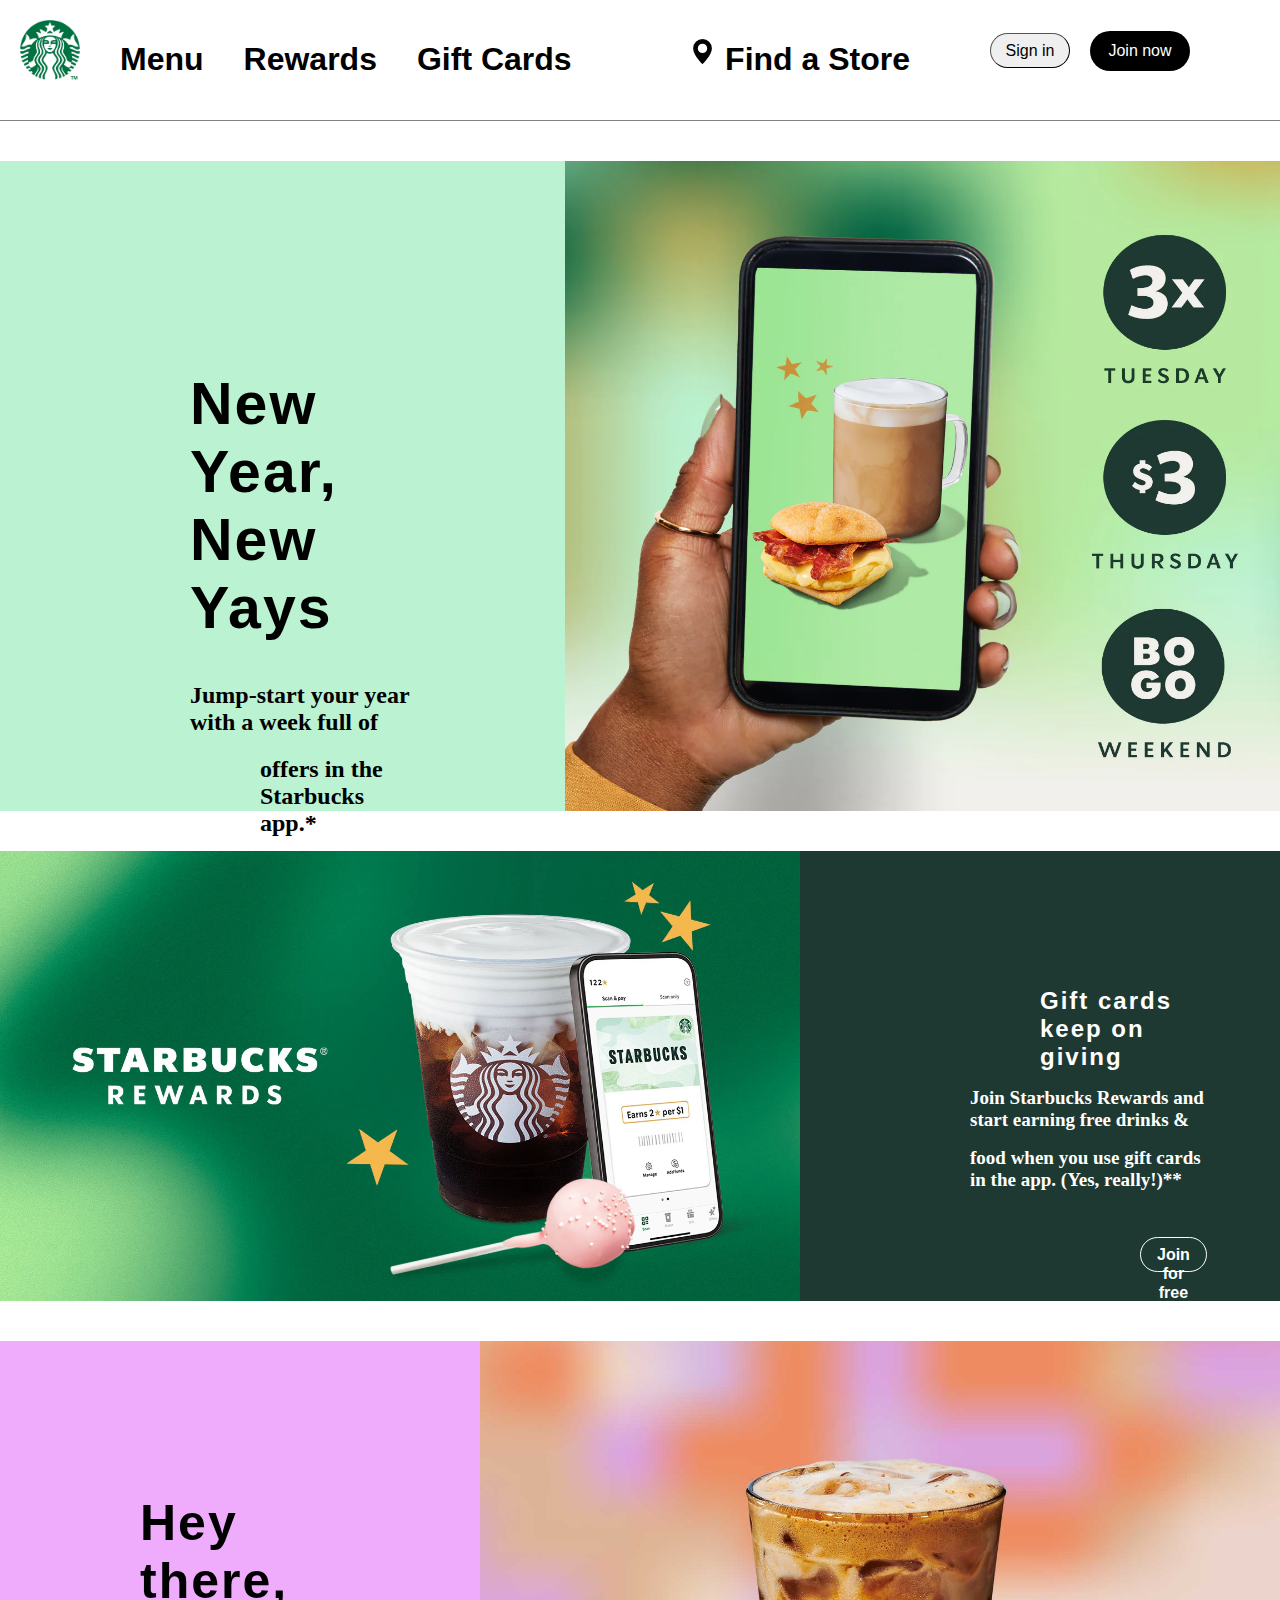
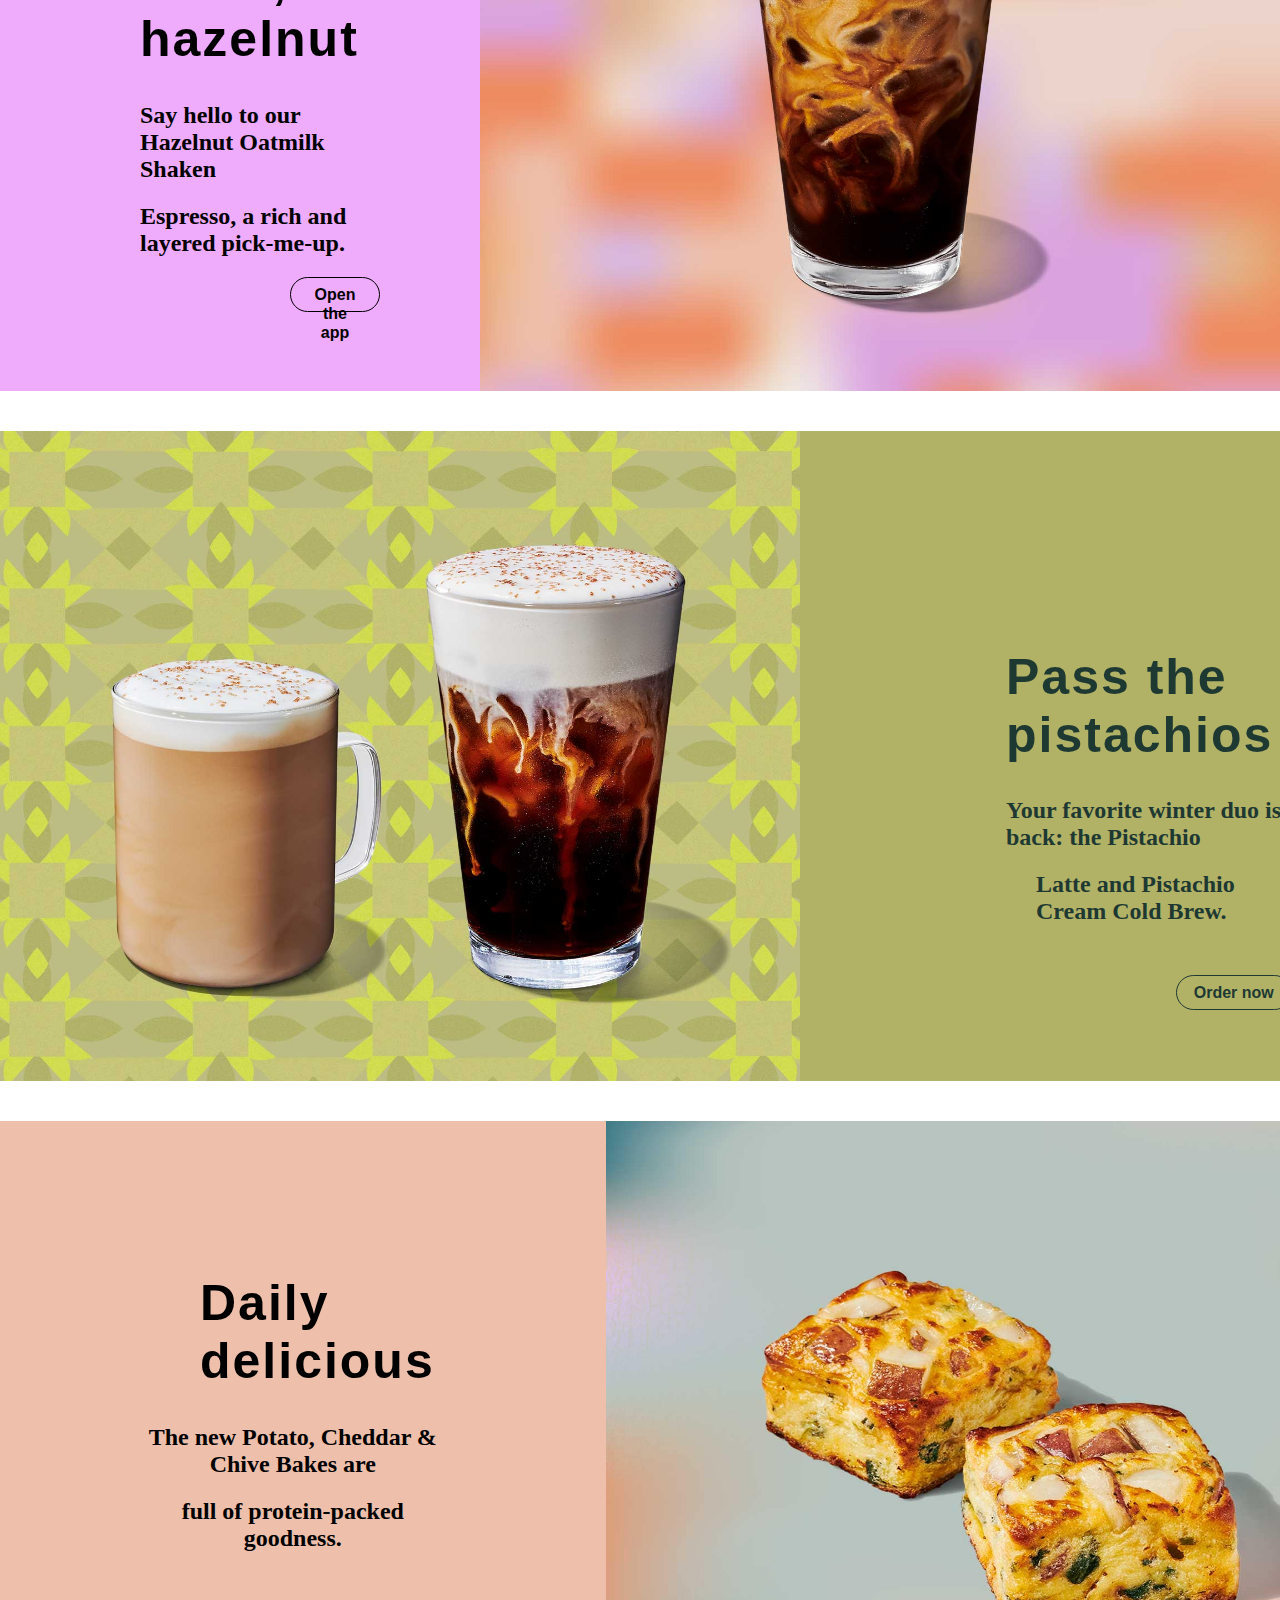
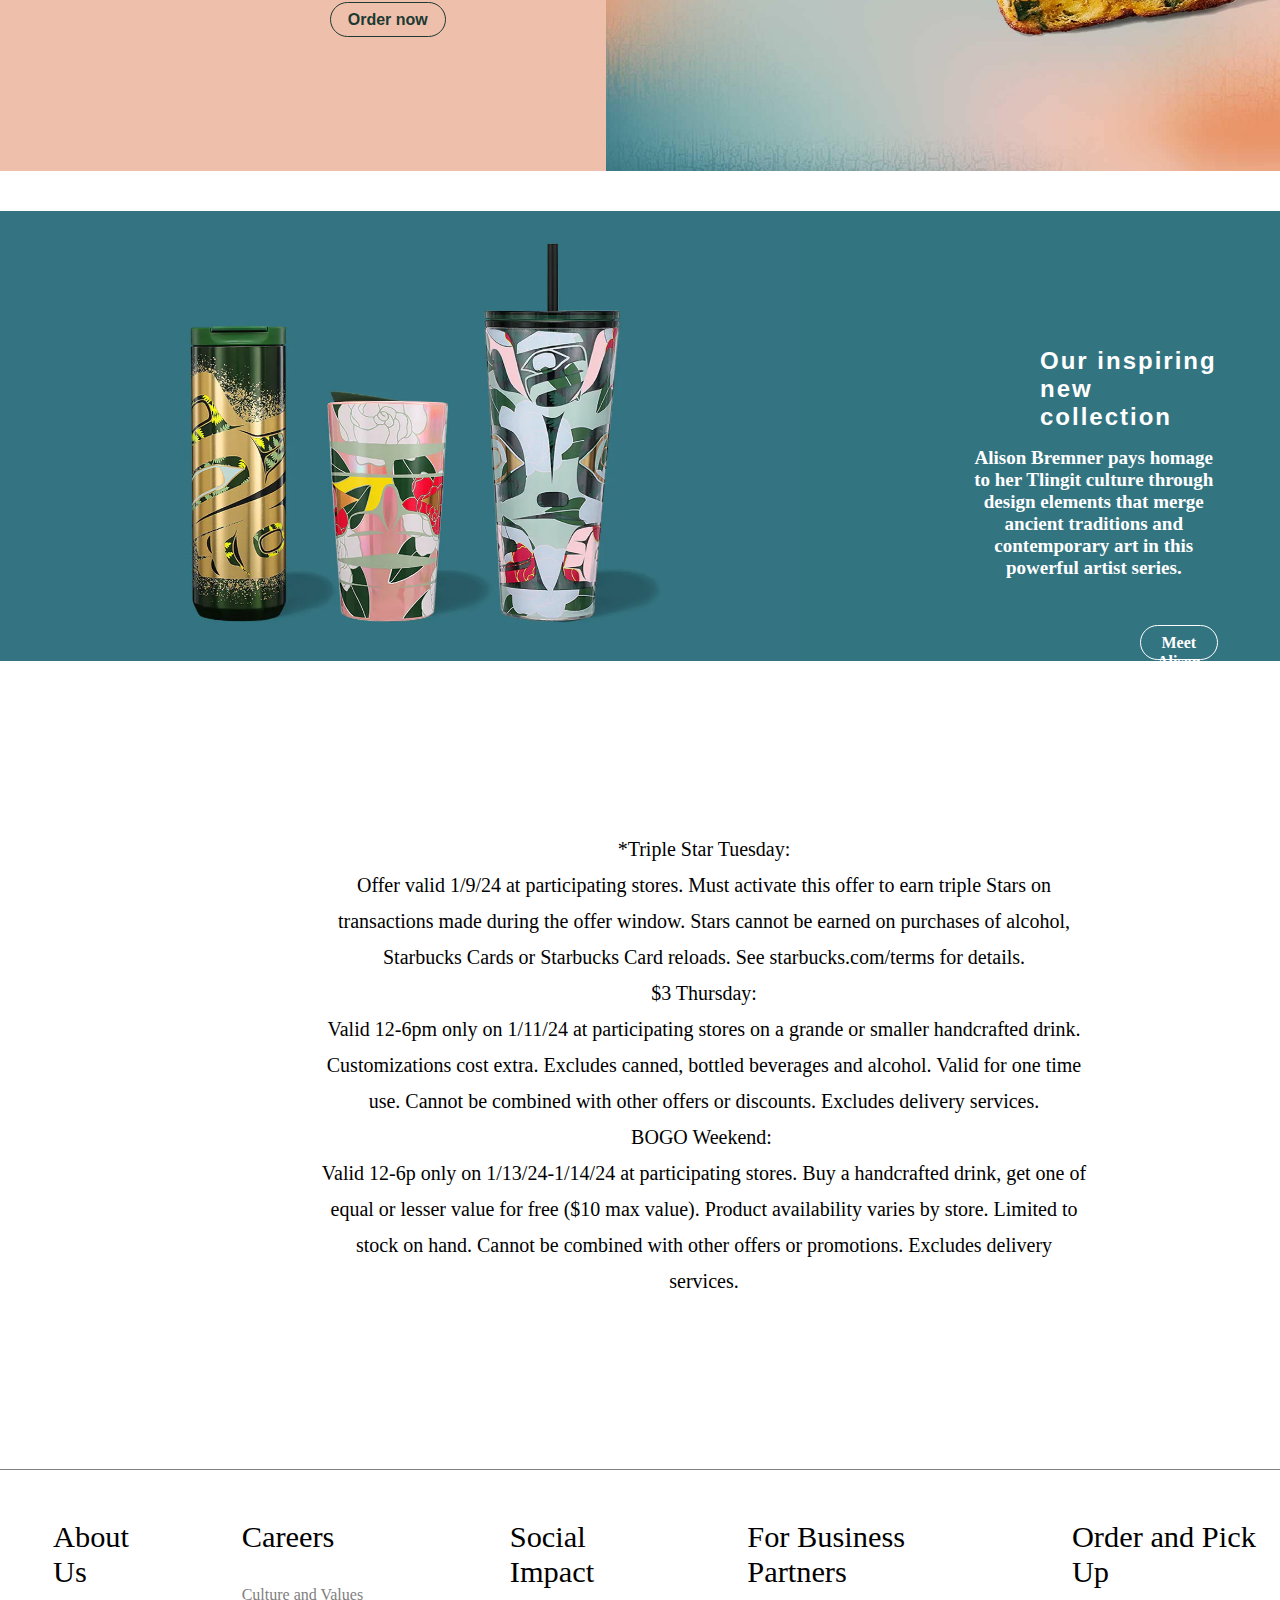
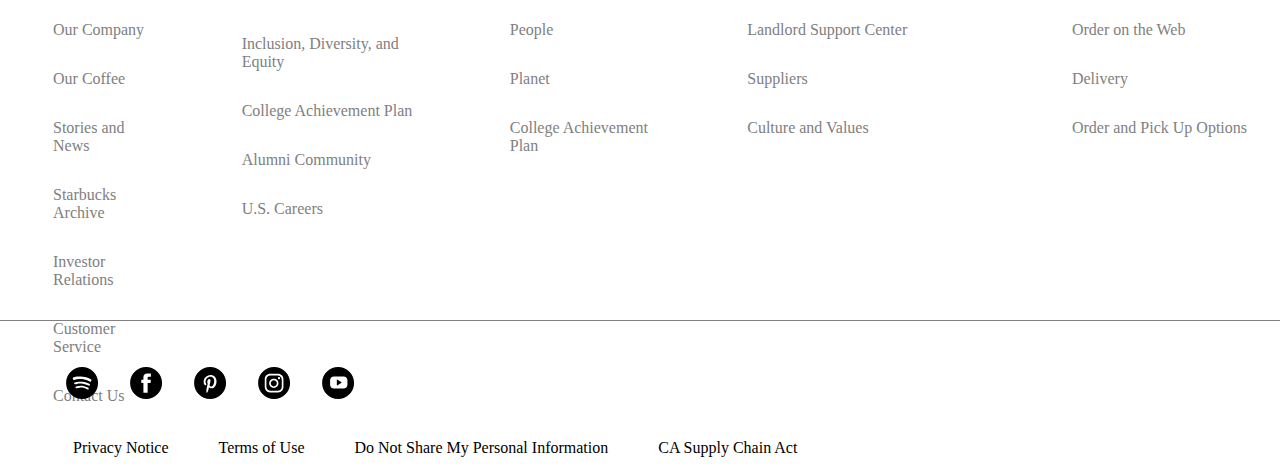
<file: index.html>
<!DOCTYPE html>
<html lang="en">
<head>
    <meta charset="UTF-8">
    <meta name="viewport" content="width=device-width, initial-scale=1.0">
    <title>Document</title>
    <link rel="stylesheet" href="index.css">
</head>
<body>
<header>
    <nav>
        <div class="container">
         <div class="left">

           
            <div class="logcon">
                <img src="./images/logo.png" alt="">

            </div>
            <div class="f">
                <h1>Menu</h1>

            </div>
            <div class="f">
                <h1>Rewards</h1>

            </div>
            <div class="f">
                <h1>Gift Cards</h1>

            </div>
         </div>
         <div class="right">
            <div class="f1">
                <a href="">
                    <svg xmlns="http://www.w3.org/2000/svg" width="25" height="25" fill="currentColor" class="bi bi-geo-alt-fill" viewBox="0 0 16 16">
                        <path d="M8 16s6-5.686 6-10A6 6 0 0 0 2 6c0 4.314 6 10 6 10m0-7a3 3 0 1 1 0-6 3 3 0 0 1 0 6"/>
                      </svg>
                      <h1>Find a Store</h1>
                </a>

            </div>
            <div class="f2">
                <button class="si">
                    Sign in

                </button>
                <button class="jn">
                    Join now

                </button>
            </div>
         </div>
        </div> 
    </nav>
</header>
<section class="first">
    <div class="container">
        <div class="col1 grid-item">
            <div class="contain">
                <ul>
                    <li>
                        <h1>New Year, New Yays</h1>
                        

                    </li>
                    <li>
                        <h2>
                            Jump-start your year with a week full of

                        </h2>
                        <h2 class="gh">
                            offers in the Starbucks app.*
                        </h2>
                        
                        

                    </li>
                    <li>
                        <button>
                            Open the app
                        </button>

                    </li>
                </ul>
            </div>

        </div>
        <div class="col2 grid-item">
            <img src="./images/first.webp" alt="">
            

        </div>
    </div>
</section>
<section class="second">
    <div class="container">
        <div class="col1">
            <img src="./images/second.webp" alt="">
            

        </div>
        <div class="col2">
            <div class="contain">
                <ul>
                    <li>
                        <h1>Gift cards keep on giving</h1>
                        

                    </li>
                    <li>
                        <h2>
                            Join Starbucks Rewards and start earning free drinks &

                        </h2>
                        <h2 class="gh">
                            food when you use gift cards in the app. (Yes, really!)**
                        </h2>
                        
                        

                    </li>
                    <li>
                        <button>
                            Join for free
                        </button>

                    </li>
                </ul>
            </div>
            

        </div>
    </div>
</section>

<section class="third">
    <div class="container">
        <div class="col1 grid-item">
            <div class="contain">
                <ul>
                    <li>
                        <h1>Hey there, hazelnut</h1>
                        

                    </li>
                    <li>
                        <h2>
                            Say hello to our Hazelnut Oatmilk Shaken

                        </h2>
                        <h2 class="gh">
                            Espresso, a rich and layered pick-me-up.
                        </h2>
                        
                        

                    </li>
                    <li>
                        <button>
                            Open the app
                        </button>

                    </li>
                </ul>
            </div>

        </div>
        <div class="col2 grid-item">
            <img src="./images/thi.jpeg" alt="">
            

        </div>
    </div>
</section>
<section class="four">
    <div class="container">
        <div class="col1">
            <img src="./images/four.jpeg" alt="">
            

        </div>
        <div class="col2">
            <div class="contain">
                <ul>
                    <li>
                        <h1>Pass the pistachios</h1>
                        

                    </li>
                    <li>
                        <h2>
                            Your favorite winter duo is back: the Pistachio

                        </h2>
                        <h2 class="gh">
                            Latte and Pistachio Cream Cold Brew.
                        </h2>
                        
                        

                    </li>
                    <li>
                        <button>
                            Order now
                        </button>

                    </li>
                </ul>
            </div>
            

        </div>
    </div>
</section>
<section class="five">
    <div class="container">
        <div class="col1 grid-item">
            <div class="contain">
                <ul>
                    <li>
                        <h1>Daily delicious</h1>
                        

                    </li>
                    <li>
                        <h2>
                            The new Potato, Cheddar & Chive Bakes are

                        </h2>
                        <h2 class="gh">
                            full of protein-packed goodness.
                        </h2>
                        
                        

                    </li>
                    <li>
                        <button>
                            Order now
                        </button>

                    </li>
                </ul>
            </div>

        </div>
        <div class="col2 grid-item">
            <img src="./images/five.jpeg" alt="">
            

        </div>
    </div>
</section>
<section class="six">
    <div class="container">
        <div class="col1">
            <img src="./images/six.webp" alt="">
            

        </div>
        <div class="col2">
            <div class="contain">
                <ul>
                    <li>
                        <h1>Our inspiring new collection</h1>
                        

                    </li>
                    <li>
                        <h2>
                            Alison Bremner pays homage to her Tlingit culture through design elements that merge ancient traditions and contemporary art in this powerful artist series.

                        </h2>
                    
                        
                        

                    </li>
                    <li>
                        <button>
                            Meet Alison
                        </button>

                    </li>
                </ul>
            </div>
            

        </div>
    </div>
</section>
<section class="seven">
    <div class="container">
        <p>
            *Triple Star Tuesday:​<br>Offer valid 1/9/24 at participating stores. Must activate this offer to earn triple Stars on transactions made during the offer window. Stars cannot be earned on purchases of alcohol, Starbucks Cards or Starbucks Card reloads. See starbucks.com/terms for details.​
            ​<br>$3 Thursday:​​<br>Valid 12-6pm only on 1/11/24 at participating stores on a grande or smaller handcrafted drink. Customizations cost extra. Excludes canned, bottled beverages and alcohol. Valid for one time use. Cannot be combined with other offers or discounts. Excludes delivery services.​
            ​<br>BOGO Weekend:​ ​<br>Valid 12-6p only on 1/13/24-1/14/24 at participating stores. Buy a handcrafted drink, get one of equal or lesser value for free ($10 max value). Product availability varies by store. Limited to stock on hand. Cannot be combined with other offers or promotions. Excludes delivery services.
        
        
        </p>

    </div>

</section>
<section class="eight">
    <div class="container">
        <div class="col">
            <ul class="">
                <li class="h">
                    <h2>About Us</h2>
                    
                </li>
                <li class="">
                    Our Company
                </li>
                <li class="">
                    Our Coffee
                </li>
                <li class="">
                    Stories and News
                </li>
                <li class="">
                    Starbucks Archive
                   
                </li>
                <li class="">
                    Investor Relations
                </li>
                <li class="">
                    Customer Service
                </li>
                <li class="">
                    Contact Us
                </li>

            </ul>

        </div>
        <div class="col">
            <ul class="">
                <li class="h">
                    <h2>Careers</h2>
                    
                </li>
                <li class="">
                    Culture and Values
                </li>
                <li class="">
                    Inclusion, Diversity, and Equity
                </li>
                <li class="">
                    College Achievement Plan
                </li>
                <li class="">
                    Alumni Community
                   
                </li>
                <li class="">
                    U.S. Careers
                </li>

            </ul>

        </div>
        <div class="col">
            <ul class="">
                <li class="h">
                    <h2>Social Impact</h2>
                </li>
                <li class="">
                    People
                </li>
                <li class="">
                    Planet
                </li>
                <li class="">
                    College Achievement Plan
                </li>
            

            </ul>

        </div>
        <div class="col">
            <ul class="">
                <li class="h">
                    <h2>For Business Partners</h2>
                </li>
                <li class="">
                    Landlord Support Center
                </li>
                <li class="">
                    Suppliers
                </li>
                <li class="">
                    Culture and Values
                </li>
            

            </ul>

        </div>
        <div class="col">
            <ul class="">
                <li class="h">
                    <h2>Order and Pick Up</h2>
                </li>
                <li class="">
                    Order on the Web
                </li>
                <li class="">
                    Delivery
                </li>
                <li class="">
                    Order and Pick Up Options
                </li>
            

            </ul>

        </div>

    </div>

</section>
<footer>
    <div class="container">
        <ul class="one">
            <li>
                <div class="logo">
                       <svg aria-hidden="true" class="valign-middle absoluteCenter" focusable="false" preserveAspectRatio="xMidYMid meet" style="width:32px;height:32px;overflow:visible;fill:currentColor" viewBox="0 0 24 24"><path d="M12,0 C18.6274131,0 24,5.37261901 24,12.0000716 C24,18.627381 18.6274131,24 12,24 C5.37258694,24 0,18.627381 0,12.0000716 C0,5.37261901 5.37258694,0 12,0 Z M11.0669976,14 C9.95068692,14.0009568 8.6027256,14.1878544 7.49869423,14.4956294 C7.1391459,14.5957759 6.94143571,14.9349663 7.01538732,15.323911 C7.08630361,15.6969088 7.39839046,15.9206437 7.74883281,15.8300653 C8.54008748,15.6259451 9.33810265,15.4781174 10.1468794,15.4098647 C11.1130794,15.3282166 12.0741744,15.3684028 13.0286469,15.5672606 C14.1176396,15.7941848 15.1397171,16.2280998 16.0883949,16.8908526 C16.3912378,17.1024678 16.747061,16.996421 16.9174532,16.6588253 C17.0846722,16.3276084 16.9922326,15.9219194 16.6909074,15.7184371 C16.4242125,15.5382372 16.1546202,15.3615456 15.8770258,15.205585 C14.3588102,14.3530642 12.7453957,14.0017542 11.0669976,14 Z M10.1375115,11.0003442 L9.77055252,11.0048078 C8.68426674,11.0479717 7.61755495,11.2034929 6.57584646,11.49243 C6.14064634,11.6131584 5.91075895,11.9889467 6.03234638,12.3691822 C6.15507681,12.7528185 6.57698947,12.9458793 7.02147652,12.8358765 C7.38895345,12.7448397 7.75828776,12.6556341 8.1321941,12.5915421 C9.5848138,12.3422374 11.0434343,12.3367438 12.5037693,12.5345134 C14.0365424,12.7419621 15.4914481,13.1568596 16.8266238,13.8930018 C17.2083883,14.103459 17.6680202,13.9939794 17.8937642,13.6477519 C18.1073637,13.320098 17.9912056,12.8938209 17.614156,12.6938277 C17.2519655,12.5018134 16.8857744,12.313069 16.5065817,12.1523159 C14.6039028,11.3459341 12.5917809,11.001407 10.504792,11.0032382 C10.2600455,11.0032382 10.0148704,10.9949978 9.77055252,11.0048078 Z M11.0635356,7.01538228 C10.2184059,6.97905829 9.3745573,7.0079312 8.53227456,7.09284241 C7.5586031,7.1912587 6.59774312,7.36511712 5.66051317,7.67557859 C5.1689799,7.83857086 4.89609567,8.38560397 5.0370218,8.90997339 C5.18164902,9.44769266 5.68015742,9.75008213 6.17923521,9.59003924 C7.37155569,9.20770594 8.59405429,9.0489049 9.83078786,9.00947629 C11.1386962,8.96771922 12.4379213,9.07187905 13.7249043,9.33685791 C15.0971547,9.61953308 16.4163087,10.0659767 17.6311204,10.8388705 C17.7602315,10.9209876 17.918809,10.947532 18.0638633,11 C18.0668526,10.9917728 18.0701267,10.9835455 18.0732584,10.9753183 C18.1337569,10.9681777 18.195252,10.9664702 18.2544694,10.9528099 C18.6473544,10.8626208 18.9228009,10.5436216 18.9889935,10.1064919 C19.0467875,9.72508998 18.8742597,9.30969253 18.5354676,9.11099719 C18.0779559,8.84244802 17.6178819,8.57219131 17.1390177,8.35455782 C15.1965147,7.47176064 13.154794,7.1054161 11.0635356,7.01538228 Z">

                       </path><circle class="sb-icon-hover" cx="50%" cy="50%" fill="transparent" r="75%"></circle>
                       </svg>
                </div>
            </li>
            <li>
               <div class="logo">
                <svg aria-hidden="true" class="valign-middle absoluteCenter" focusable="false" preserveAspectRatio="xMidYMid meet" style="width:32px;height:32px;overflow:visible;fill:currentColor" viewBox="0 0 24 24"><path d="M11.9997802,0 C18.6169827,0 24,5.38345699 24,12.0002198 C24,18.6169827 18.6169827,24 11.9997802,24 C5.38301731,24 0,18.6169827 0,12.0002198 C0,5.38345699 5.38301731,0 11.9997802,0 Z M15.4043684,4.8 L12.7777895,4.8 C11.2364211,4.8 9.98636842,5.96104896 9.98636842,7.39365487 L9.98636842,9.44903723 L8.59515789,9.44903723 C8.48763158,9.44903723 8.4,9.53002017 8.4,9.6303686 L8.4,11.7623327 C8.4,11.862241 8.48763158,11.9432239 8.59515789,11.9432239 L9.98636842,11.9432239 L9.98636842,19.0186686 C9.98636842,19.1190171 10.074,19.2 10.1815263,19.2 L12.9639474,19.2 C13.0719474,19.2 13.1591053,19.1190171 13.1591053,19.0186686 L13.1591053,11.9432239 L15.1765263,11.9432239 C15.2778947,11.9432239 15.3626842,11.8714836 15.3707368,11.7772969 L15.5649474,9.64533284 C15.5748947,9.53970292 15.4844211,9.44903723 15.3702632,9.44903723 L13.1591053,9.44903723 L13.1591053,7.93632863 C13.1591053,7.58202824 13.4688947,7.29462681 13.8502105,7.29462681 L15.4043684,7.29462681 C15.5123684,7.29462681 15.6,7.21320374 15.6,7.11329543 L15.6,4.98133138 C15.6,4.88142307 15.5123684,4.8 15.4043684,4.8 Z">

                </path><circle class="sb-icon-hover" cx="50%" cy="50%" fill="transparent" r="75%"></circle>
                </svg>
               </div>
            </li>
            <li>
                <div class="logo">
                    <svg aria-hidden="true" class="valign-middle absoluteCenter" focusable="false" preserveAspectRatio="xMidYMid meet" style="width:32px;height:32px;overflow:visible;fill:currentColor" viewBox="0 0 24 24"><path d="M11.9997802,0 C18.6169827,0 24,5.38345699 24,12.0002198 C24,18.6169827 18.6169827,24 11.9997802,24 C5.38301731,24 0,18.6169827 0,12.0002198 C0,5.38345699 5.38301731,0 11.9997802,0 Z M16.7437635,9.80095875 C16.4076853,7.09999459 13.974973,5.72453915 11.3823151,6.04599103 C9.33308638,6.29999351 7.2896388,8.13734924 7.20446304,10.7614723 C7.15898457,12.1352202 7.45420918,13.2152643 8.40655904,13.7079011 C8.73839766,13.8799397 9.11455851,13.647282 9.1538704,13.2438663 C9.21707776,12.5937053 8.71874171,12.2918906 8.62315986,11.6344724 C8.11827183,8.17406221 12.2275208,5.81162572 14.3781126,8.22870476 C15.8661833,9.90298663 14.8864693,15.0504856 12.4865168,14.5160131 C10.1875419,14.0041661 13.6123015,9.9059749 11.7765903,9.10213176 C10.2854362,8.44855564 9.49303183,11.1017076 10.2002605,12.420386 C9.82795373,14.4553941 9.06985087,16.3845322 9.18046374,18.814845 C9.19780722,19.1905125 9.62831098,19.3377913 9.8410577,19.0449414 C10.5737235,18.0396038 10.8832083,16.5651088 11.1456729,15.0398132 C11.7349659,15.4359717 12.0506173,15.8487791 12.8017828,15.9128133 C15.5732712,16.14974 17.121466,12.8489885 16.7437635,9.80095875 Z"></path><circle class="sb-icon-hover" cx="50%" cy="50%" fill="transparent" r="75%">

                    </circle></svg>
                </div>
            </li>
            <li>
                <div class="logo">
                    <svg aria-hidden="true" class="valign-middle absoluteCenter" focusable="false" preserveAspectRatio="xMidYMid meet" style="width:32px;height:32px;overflow:visible;fill:currentColor" viewBox="0 0 24 24"><path d="M11.9997802,0 C18.6169827,0 24,5.38345699 24,12.0002198 C24,18.6169827 18.6169827,24 11.9997802,24 C5.38301731,24 0,18.6169827 0,12.0002198 C0,5.38345699 5.38301731,0 11.9997802,0 Z M15,5 L9,5 C6.790861,5 5,6.790861 5,9 L5,9 L5,15 C5,17.209139 6.790861,19 9,19 L9,19 L15,19 C17.209139,19 19,17.209139 19,15 L19,15 L19,9 C19,6.790861 17.209139,5 15,5 L15,5 Z M14.7647059,6.23529412 C16.4215601,6.23529412 17.7647059,7.57843987 17.7647059,9.23529412 L17.7647059,9.23529412 L17.7647059,14.7647059 L17.7596132,14.9409787 C17.6683668,16.5157859 16.3623868,17.7647059 14.7647059,17.7647059 L14.7647059,17.7647059 L9.23529412,17.7647059 L9.05902133,17.7596132 C7.48421408,17.6683668 6.23529412,16.3623868 6.23529412,14.7647059 L6.23529412,14.7647059 L6.23529412,9.23529412 L6.24038681,9.05902133 C6.33163324,7.48421408 7.63761323,6.23529412 9.23529412,6.23529412 L9.23529412,6.23529412 Z M11.7941176,8.70588235 C9.86112102,8.70588235 8.29411765,10.2728857 8.29411765,12.2058824 C8.29411765,14.138879 9.86112102,15.7058824 11.7941176,15.7058824 C13.7271143,15.7058824 15.2941176,14.138879 15.2941176,12.2058824 C15.2941176,10.2728857 13.7271143,8.70588235 11.7941176,8.70588235 Z M11.7941176,9.94117647 C13.0448802,9.94117647 14.0588235,10.9551198 14.0588235,12.2058824 C14.0588235,13.4566449 13.0448802,14.4705882 11.7941176,14.4705882 C10.5433551,14.4705882 9.52941176,13.4566449 9.52941176,12.2058824 C9.52941176,10.9551198 10.5433551,9.94117647 11.7941176,9.94117647 Z M15.7058824,7.47058824 C15.2510596,7.47058824 14.8823529,7.83929491 14.8823529,8.29411765 C14.8823529,8.74894038 15.2510596,9.11764706 15.7058824,9.11764706 C16.1607051,9.11764706 16.5294118,8.74894038 16.5294118,8.29411765 C16.5294118,7.83929491 16.1607051,7.47058824 15.7058824,7.47058824 Z"></path><circle class="sb-icon-hover" cx="50%" cy="50%" 
                        fill="transparent" r="75%"></circle>
                    </svg>
                </div>
            </li>
            <li>
                <div class="logo">
                    <svg aria-hidden="true" class="valign-middle absoluteCenter" focusable="false" preserveAspectRatio="xMidYMid meet" style="width:32px;height:32px;overflow:visible;fill:currentColor" viewBox="0 0 24 24"><path d="M11.9997802,0 C18.6169827,0 24,5.38345699 24,12.0002198 C24,18.6169827 18.6169827,24 11.9997802,24 C5.38301731,24 0,18.6169827 0,12.0002198 C0,5.38345699 5.38301731,0 11.9997802,0 Z M16.1700158,7 L8.82998416,7 C7.26701245,7 6,8.25308368 6,9.79887301 L6,13.201127 C6,14.7469163 7.26701245,16 8.82998416,16 L16.1700158,16 C17.7329875,16 19,14.7469163 19,13.201127 L19,9.79887301 C19,8.25308368 17.7329875,7 16.1700158,7 Z M11.3262463,9.28078768 L14.5709798,11.3486057 C14.7141036,11.4390048 14.689657,11.6696954 14.5443107,11.7571306 L11.3218015,13.7217059 C11.1822335,13.8056832 11.0555556,13.6925608 11.0555556,13.5162084 L11.0555556,9.4838152 C11.0555556,9.30499291 11.1857894,9.19236451 11.3262463,9.28078768 Z"></path><circle
                        class="sb-icon-hover" cx="50%" cy="50%" fill="transparent" r="75%"></circle>
                   </svg>
                </div>
            </li>
          

        </ul>
        <ul class="two">
            <ul>
                <li>
                    <a >Privacy Notice</a>
                </li>
                <li>
                    <a >Terms of Use</a>
                </li>
                <li>
                    <a href="">Do Not Share My Personal Information</a>
                </li>
                <li>
                    <a href="">CA Supply Chain Act</a>
                </li>
            </ul>


        </ul>
    </div>
</footer>

    
</body>
</html>
</file>
<file: index.css>
body {
  background: linear-gradient(#1D1D1F var(--global-nav-collective-height), #fff 0%);
  padding: 0;
  margin: 0;
}

a {
  text-decoration: none;
  color: black;
}

ul {
  list-style: none;
}

h1 {
  font-family: sans-serif;
  font-weight: 600;
}

button {
  font-size: 16px;
}

header .container {
  padding: 20px;
  margin-left: 0px;
  display: flex;
  justify-content: space-between;
  border-bottom: 1px solid grey;
}

header .container .left {
  display: flex;
}

header .container .left .logcon img {
  height: 60px;
  width: 60px;
}

header .container .left .f {
  margin-left: 40px;
}

header .container .right {
  display: flex;
  margin-right: 70px;
}

header .container .right .f1 a {
  display: flex;
  padding-left: 10px;
}

header .container .right .f1 a svg {
  margin-top: 19px;
}

header .container .right .f1 a h1 {
  margin-left: 10px;
}

header .container .right .f2 {
  display: flex;
  margin-left: 60px;
  margin-top: 13px;
}

header .container .right .f2 button {
  height: 35px;
  width: 80px;
  border-radius: 50px;
  margin-left: 20px;
  border-width: 1.4px;
}

header .container .right .f2 button:hover {
  background-color: #e0e0d7;
}

header .container .right .f2 .jn {
  margin-top: -2px;
  background-color: black;
  color: white;
  height: 40px;
  width: 100px;
  border: none;
}

header .container .right .f2 .jn:hover {
  opacity: 0.7;
}

.first {
  padding-top: 40px;
  height: 650px;
}

.first .container {
  height: 100%;
  display: flex;
}

.first .container .col1 {
  height: 100%;
  flex: 50%;
  background-color: #bbf2d1;
}

.first .container .col1 .contain {
  margin-top: 20px;
  padding: 150px;
}

.first .container .col1 .contain ul li h1 {
  font-size: 59px;
  letter-spacing: 2px;
}

.first .container .col1 .contain ul li h2 {
  font-size: 24px;
}

.first .container .col1 .contain ul li button {
  height: 35.2px;
  margin-left: 150px;
  display: inline-block;
  background: none;
  border-style: solid;
  border-width: 1px;
  border-radius: 50px;
  padding: 7px 16px;
  font-weight: 600;
  line-height: 1.2;
  text-align: center;
}

.first .container .col1 .contain ul li button:hover {
  background-color: #afe3c4;
}

.first .container .col1 .contain ul li .gh {
  margin-left: 70px;
}

.first .container .col2 {
  height: 100%;
}

.first .container .col2 img {
  height: 650px;
  width: 800px;
}

.second {
  padding-top: 40px;
  height: 450px;
}

.second .container {
  height: 100%;
  display: flex;
}

.second .container .col2 {
  height: 100%;
  flex: 50%;
  background-color: #1e3932;
}

.second .container .col2 .contain {
  margin-top: 20px;
  padding: 100px;
  margin-left: 30px;
}

.second .container .col2 .contain ul li h1 {
  color: #ffffff;
  font-size: 24px;
  letter-spacing: 2px;
  margin-left: 70px;
}

.second .container .col2 .contain ul li h2 {
  color: #ffffff;
  font-size: 19px;
}

.second .container .col2 .contain ul li button {
  height: 35.2px;
  color: #ffffff;
  display: inline-block;
  background: none;
  border-style: solid;
  border-width: 1px;
  border-radius: 50px;
  padding: 7px 16px;
  font-weight: 600;
  line-height: 1.2;
  text-align: center;
  -webkit-text-decoration: none;
  text-decoration: none;
  border-color: #ffffff;
  margin-left: 170px;
  margin-top: 30px;
}

.second .container .col2 .contain ul li button:hover {
  background-color: #152924;
}

.second .container .col1 {
  height: 100%;
}

.second .container .col1 img {
  height: 450px;
  width: 800px;
}

.third {
  padding-top: 40px;
  height: 650px;
}

.third .container {
  height: 100%;
  display: flex;
}

.third .container .col1 {
  height: 100%;
  flex: 50%;
  background-color: #efabfc;
}

.third .container .col1 .contain {
  margin-top: 20px;
  padding: 100px;
}

.third .container .col1 .contain ul li h1 {
  font-size: 50px;
  letter-spacing: 2px;
}

.third .container .col1 .contain ul li h2 {
  font-size: 24px;
}

.third .container .col1 .contain ul li button {
  height: 35.2px;
  margin-left: 150px;
  display: inline-block;
  background: none;
  border-style: solid;
  border-width: 1px;
  border-radius: 50px;
  padding: 7px 16px;
  font-weight: 600;
  line-height: 1.2;
  text-align: center;
}

.third .container .col1 .contain ul li button:hover {
  background-color: #bd89c7;
}

.third .container .col2 {
  height: 100%;
}

.third .container .col2 img {
  height: 650px;
  width: 800px;
}

.four {
  padding-top: 40px;
  height: 650px;
}

.four .container {
  height: 100%;
  display: flex;
}

.four .container .col2 {
  height: 100%;
  flex: 50%;
  background-color: #b2b267;
}

.four .container .col2 .contain {
  margin-top: 217px;
  margin-left: 96px;
}

.four .container .col2 .contain ul li h1 {
  color: #1e3932;
  font-size: 50px;
  letter-spacing: 2px;
  margin-left: 70px;
}

.four .container .col2 .contain ul li h2 {
  margin-left: 70px;
  color: #1e3932;
  font-size: 24px;
}

.four .container .col2 .contain ul li button {
  color: #1e3932;
  display: inline-block;
  background: none;
  border-style: solid;
  border-width: 1px;
  border-radius: 50px;
  padding: 7px 16px;
  font-weight: 600;
  line-height: 1.2;
  text-align: center;
  border-color: #1e3932;
  margin-left: 240px;
  margin-top: 30px;
  height: 35.2px;
  width: 115.54px;
  font-size: 16px;
}

.four .container .col2 .contain ul li button:hover {
  background-color: #9e9e5c;
}

.four .container .col2 .contain ul li .gh {
  margin-left: 100px;
}

.four .container .col1 {
  height: 100%;
}

.four .container .col1 img {
  height: 650px;
  width: 800px;
}

.five {
  padding-top: 40px;
  height: 650px;
}

.five .container {
  height: 100%;
  display: flex;
}

.five .container .col1 {
  height: 100%;
  flex: 50%;
  background-color: #eec0ab;
}

.five .container .col1 .contain {
  margin-top: 20px;
  padding: 100px;
  margin-right: 60px;
}

.five .container .col1 .contain ul li h1 {
  font-size: 50px;
  letter-spacing: 2px;
  margin-left: 60px;
}

.five .container .col1 .contain ul li h2 {
  font-size: 24px;
  text-align: center;
}

.five .container .col1 .contain ul li button {
  color: #1e3932;
  display: inline-block;
  background: none;
  border-style: solid;
  border-width: 1px;
  border-radius: 50px;
  padding: 7px 16px;
  font-weight: 600;
  line-height: 1.2;
  text-align: center;
  border-color: #1e3932;
  margin-left: 190px;
  margin-top: 30px;
  height: 35.2px;
  width: 115.54px;
  font-size: 16px;
}

.five .container .col1 .contain ul li button:hover {
  background-color: #b59181;
}

.five .container .col2 {
  height: 100%;
}

.five .container .col2 img {
  height: 650px;
  width: 800px;
}

.six {
  padding-top: 40px;
  height: 450px;
}

.six .container {
  height: 100%;
  display: flex;
}

.six .container .col2 {
  height: 100%;
  flex: 50%;
  background-color: #337481;
}

.six .container .col2 .contain {
  margin-top: 20px;
  padding: 100px;
  margin-left: 30px;
}

.six .container .col2 .contain ul li h1 {
  color: #ffffff;
  font-size: 24px;
  letter-spacing: 2px;
  margin-left: 70px;
}

.six .container .col2 .contain ul li h2 {
  color: #ffffff;
  font-size: 19px;
  text-align: center;
}

.six .container .col2 .contain ul li button {
  height: 35.2px;
  color: #ffffff;
  display: inline-block;
  background: none;
  border-style: solid;
  border-width: 1px;
  border-radius: 50px;
  padding: 7px 16px;
  font-weight: 600;
  line-height: 1.2;
  text-align: center;
  -webkit-text-decoration: none;
  text-decoration: none;
  border-color: #ffffff;
  margin-left: 170px;
  margin-top: 30px;
  font-family: Avra;
}

.six .container .col2 .contain ul li button:hover {
  background-color: rgba(0, 0, 0, 0.2);
}

.six .container .col1 {
  height: 100%;
}

.six .container .col1 img {
  height: 450px;
  width: 800px;
}

.seven .container {
  padding: 150px;
  width: 60%;
  margin-left: 170px;
}

.seven .container p {
  text-align: center;
  font-size: 20px;
  line-height: 1.8;
}

.eight {
  border-top: 1px solid gray;
  border-bottom: 1px solid gray;
  height: 450px;
}

.eight .container {
  margin-top: 25px;
  display: flex;
  margin-left: -30px;
}

.eight .container .col {
  margin-left: 7px;
  padding-left: 36px;
}

.eight .container .col ul li {
  margin-top: 31px;
  color: gray;
}

.eight .container .col ul li h2 {
  font-size: 1.9rem;
  font-weight: normal;
  color: black;
}

.eight .container .col ul li:hover {
  color: black;
}

.eight .container .col ul .h {
  margin-top: 1px;
}

footer .container .one {
  margin-top: 40px;
  display: flex;
}

footer .container .one li {
  margin-left: 20px;
}

footer .container .one li .logo {
  width: 44px;
  height: 44px;
}

footer .container .one li .logo svg {
  padding: 6.1px;
}

footer .container .one li .logo :hover {
  background-color: rgba(128, 128, 128, 0.2);
  border-radius: 50%;
}

footer .container .two {
  margin-left: -57px;
  margin-top: 34px;
}

footer .container .two ul {
  display: flex;
}

footer .container .two ul li {
  margin-left: 50px;
}

footer .container .two ul li a:hover {
  text-decoration: underline;
}
</file>
